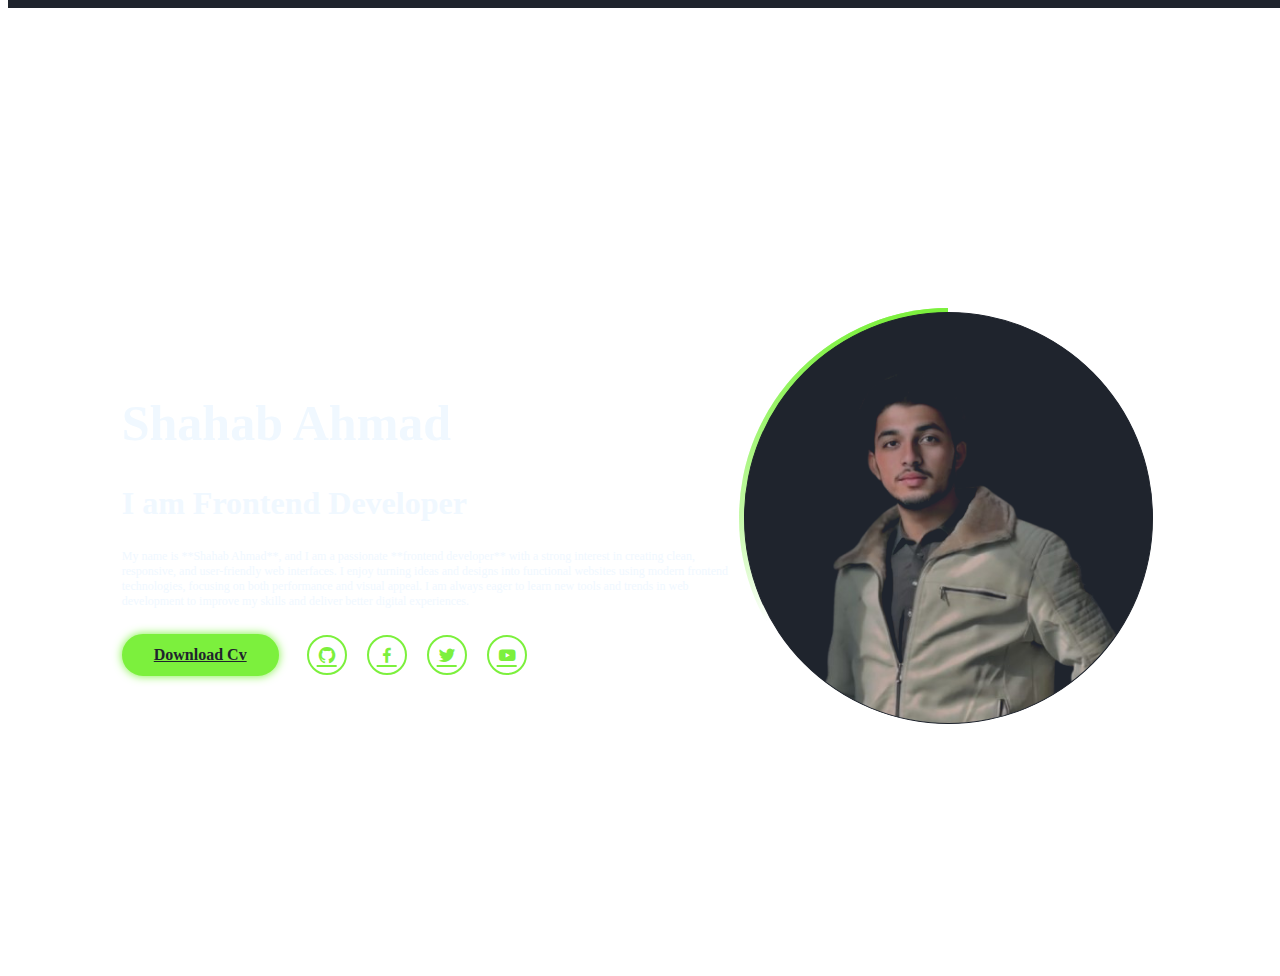
<file: index.html>
<!DOCTYPE html>
<html lang="en">
<head>
  <meta charset="UTF-8">
  <meta name="viewport" content="width=device-width, initial-scale=1.0">
  <title>PERSONAL PORTFOLIO</title>
  <link href='https://unpkg.com/boxicons@2.1.4/css/boxicons.min.css' rel='stylesheet'>
  <link rel="stylesheet" href="style.css">
</head>
<body>
  <nav class="navbaar">
    <a href="#" class="logo">PORTFOLIO</a>
    <ul>
      <li class="active"><a href="#">Home</a></li>
      <li><a href="about.html">About</a></li>
      <li><a href="portfolio.html">Portfolio</a></li>
      <li><a href="contact.html">contact</a></li>
    </ul>
 </nav>

<div class="bars-animation">
  <div class="bar" style="--i:6;"></div>
  <div class="bar" style="--i:5;"></div>
  <div class="bar" style="--i:4;"></div>
  <div class="bar" style="--i:3;"></div>
  <div class="bar" style="--i:2;"></div>
  <div class="bar" style="--i:1;"></div>
</div>

 <section class="home">
    <div class="home-info">
      <h1>Shahab Ahmad</h1>
      <h2>I am Frontend Developer</h2>
      <p>My name is **Shahab Ahmad**, and I am a passionate **frontend developer** with a strong interest in creating clean, responsive, and user-friendly web interfaces. I enjoy turning ideas and designs into functional websites using modern frontend technologies, focusing on both performance and visual appeal. I am always eager to learn new tools and trends in web development to improve my skills and deliver better digital experiences.
</p>
<div class="btn-sci">
  <a href="#" class="btn">Download Cv </a>
  <div class="sci">
    <a href="#"><i class='bx bxl-github'></i></a>
    <a href="#"><i class='bx bxl-facebook'></i></a>
    <a href="#"><i class='bx bxl-twitter' ></i></a>
    <a href="#"><i class='bx bxl-youtube' ></i></a>

  </div>
</div>
</div>
    <div class="home-img">
  <div class="img-box">
    <div class="img-item">
      <img src="home.png.png" alt="Shahab">
    </div>
  </div>
</div>

  </section>
   
</body>
</html>
</file>
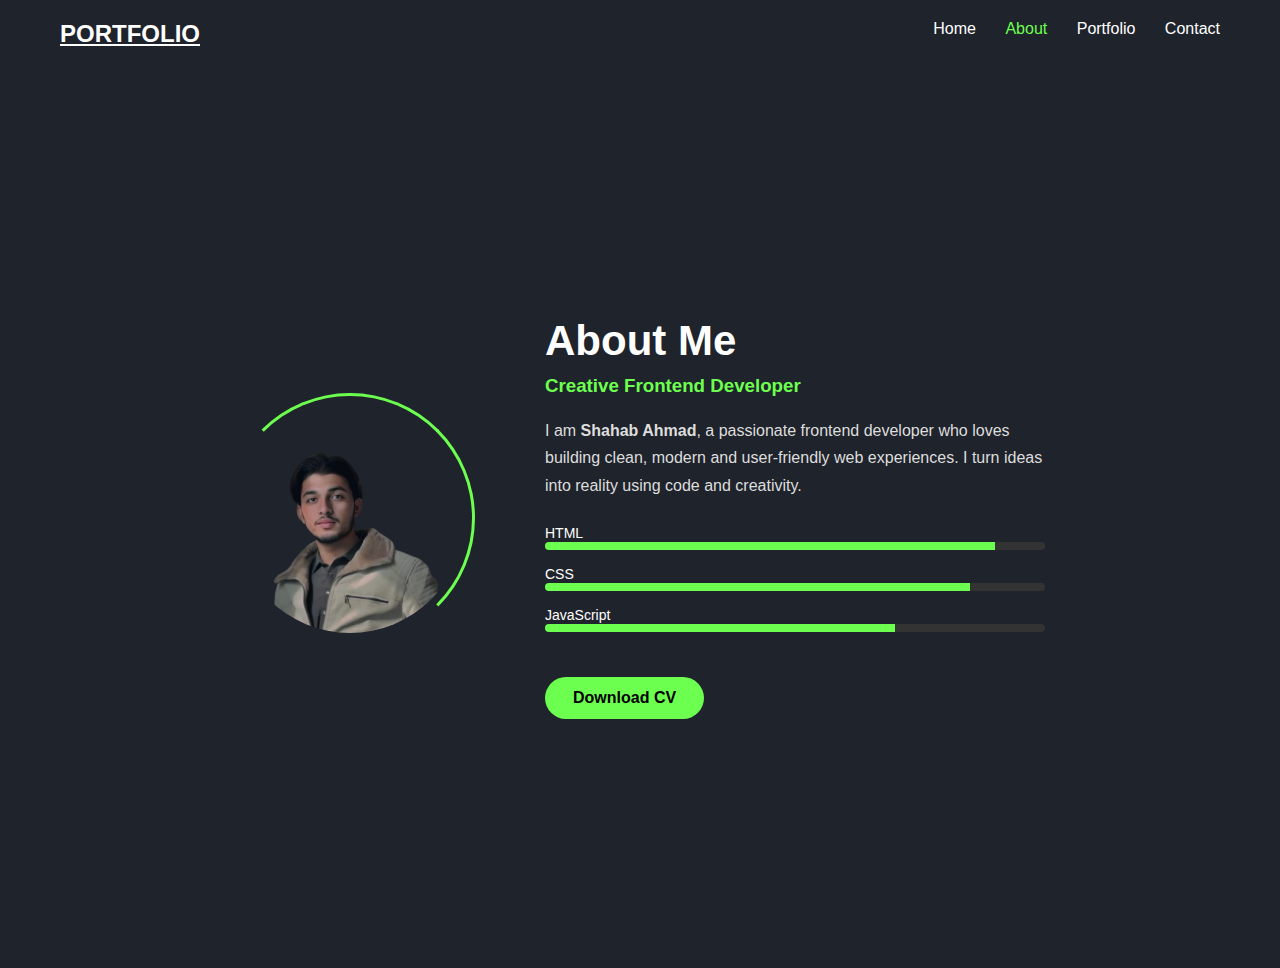
<file: about.html>
<!DOCTYPE html>
<html lang="en">
<head>
    <meta charset="UTF-8">
    <title>About | Shahab Ahmad</title>
    <link rel="stylesheet" href="about.css">
</head>
<body>

<header class="navbar">
    <h2 class="logo">PORTFOLIO</h2>
    <nav>
        <a href="index.html">Home</a>
        <a href="about.html" class="active">About</a>
        <a href="portfolio.html">Portfolio</a>
        <a href="contact.html">Contact</a>
    </nav>
</header>

<section class="about">
    <div class="about-box">

        <!-- IMAGE WITH RING -->
        <div class="img-ring">
            <img src="home.png.png" alt="Shahab Ahmad">
            <span class="ring"></span>
        </div>

        <!-- CONTENT -->
        <div class="content">
            <h1>About Me</h1>
            <h3>Creative Frontend Developer</h3>
            <p>
                I am <b>Shahab Ahmad</b>, a passionate frontend developer who loves
                building clean, modern and user-friendly web experiences.
                I turn ideas into reality using code and creativity.
            </p>

            <!-- SKILLS -->
            <div class="skills">
                <div class="skill">
                    <span>HTML</span>
                    <div class="bar"><div class="fill html"></div></div>
                </div>

                <div class="skill">
                    <span>CSS</span>
                    <div class="bar"><div class="fill css"></div></div>
                </div>

                <div class="skill">
                    <span>JavaScript</span>
                    <div class="bar"><div class="fill js"></div></div>
                </div>
            </div>

            <a href="#" class="btn">Download CV</a>
        </div>

    </div>
</section>

</body>
</html>
</file>
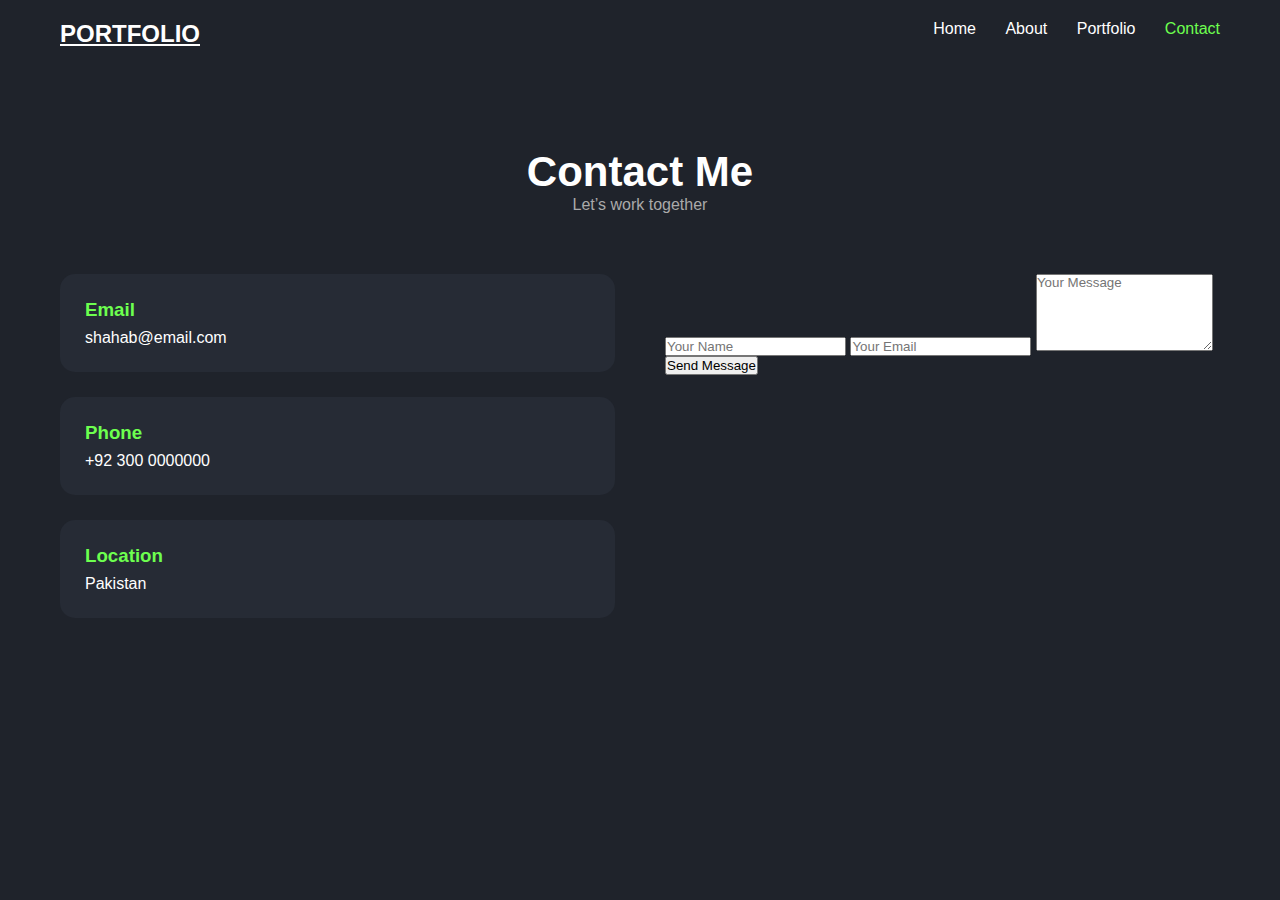
<file: contact.html>
<!DOCTYPE html>
<html lang="en">
<head>
    <meta charset="UTF-8">
    <title>Contact | Shahab Ahmad</title>
    <link rel="stylesheet" href="contact.css">
</head>
<body>

<!-- NAVBAR -->
<header class="navbar">
    <h2 class="logo">PORTFOLIO</h2>
    <nav>
        <a href="index.html">Home</a>
        <a href="about.html">About</a>
        <a href="portfolio.html">Portfolio</a>
        <a href="contact.html" class="active">Contact</a>
    </nav>
</header>

<!-- CONTACT SECTION -->
<section class="contact">
    <h1 class="title">Contact Me</h1>
    <p class="subtitle">Let’s work together</p>

    <div class="contact-box">

        <!-- INFO -->
        <div class="contact-info">
            <div class="info-card">
                <h3>Email</h3>
                <p>shahab@email.com</p>
            </div>

            <div class="info-card">
                <h3>Phone</h3>
                <p>+92 300 0000000</p>
            </div>

            <div class="info-card">
                <h3>Location</h3>
                <p>Pakistan</p>
            </div>
        </div>

        <!-- FORM -->
        <form class="contact-form">
            <input type="text" placeholder="Your Name" required>
            <input type="email" placeholder="Your Email" required>
            <textarea placeholder="Your Message" rows="5"></textarea>
            <button type="submit">Send Message</button>
        </form>

    </div>
</section>

</body>
</html>
</file>
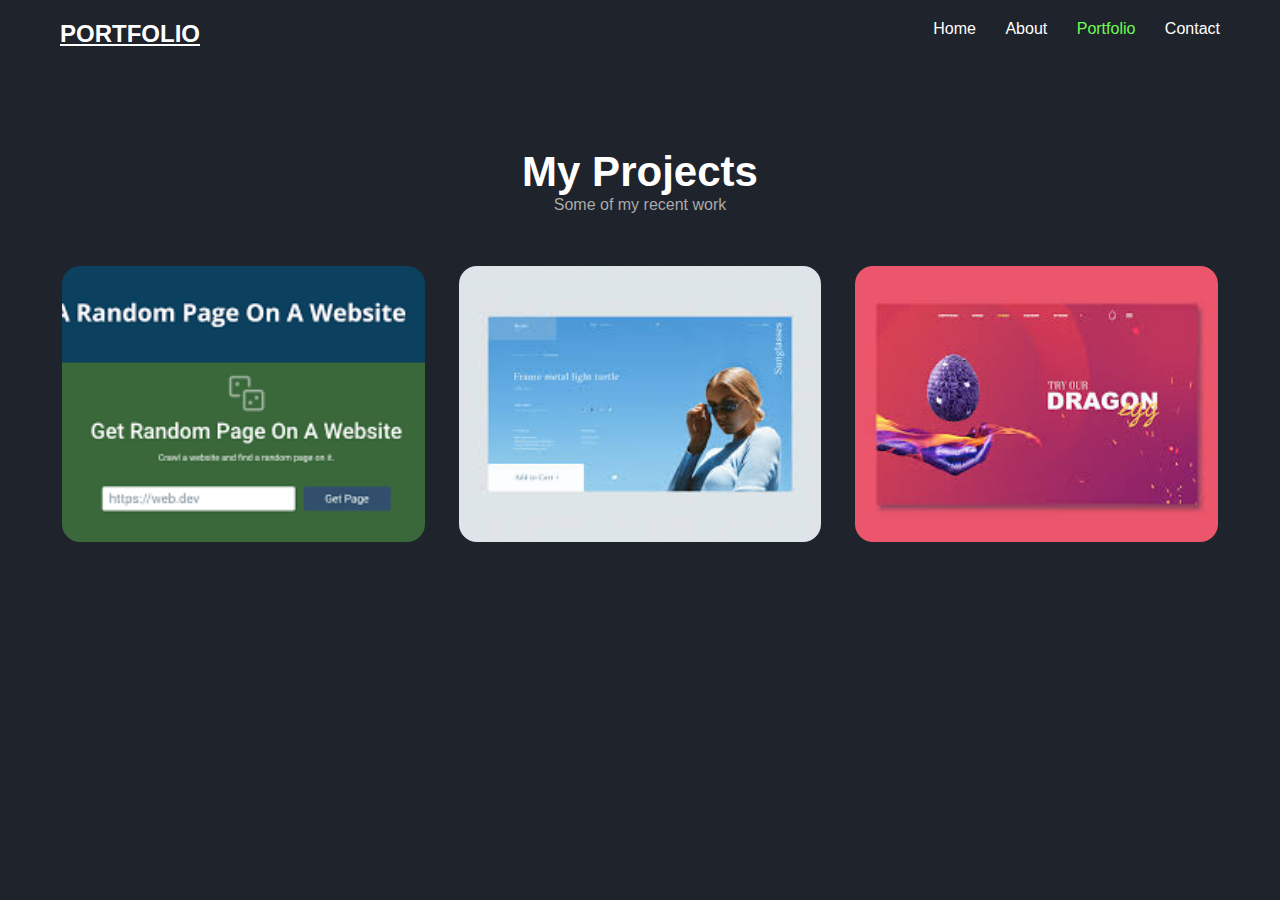
<file: portfolio.html>
<!DOCTYPE html>
<html lang="en">
<head>
    <meta charset="UTF-8">
    <title>Portfolio | Shahab Ahmad</title>
    <link rel="stylesheet" href="portfolio.css">
</head>
<body>

<!-- NAVBAR -->
<header class="navbar">
    <h2 class="logo">PORTFOLIO</h2>
    <nav>
        <a href="index.html">Home</a>
        <a href="about.html">About</a>
        <a href="portfolio.html" class="active">Portfolio</a>
        <a href="contact.html">Contact</a>
    </nav>
</header>

<!-- PORTFOLIO SECTION -->
<section class="portfolio">
    <h1 class="title">My Projects</h1>
    <p class="subtitle">Some of my recent work</p>

    <div class="projects">

        <!-- CARD 1 -->
        <div class="card">
            <img src="download.png" alt="">
            <div class="overlay">
                <h3>Personal Portfolio</h3>
                <p>HTML • CSS • Animation</p>
                <a href="#">View Project</a>
            </div>
        </div>

        <!-- CARD 2 -->
        <div class="card">
            <img src="copy.jpg" alt="">
            <div class="overlay">
                <h3>Landing Page</h3>
                <p>Responsive Design</p>
                <a href="#">View Project</a>
            </div>
        </div>

        <!-- CARD 3 -->
        <div class="card">
            <img src="download.jpg" alt="">
            <div class="overlay">
                <h3>Login Form UI</h3>
                <p>Modern UI</p>
                <a href="#">View Project</a>
            </div>
        </div>

    </div>
</section>

</body>
</html>
</file>
<file: style.css>
body{
  
}
a{
    color:white;
}
.navbaar{
    position: fixed;
    left: 0;
   top: 0;
    width: 100%;
    padding: 25px;
    display: flex;
    justify-content: space-between;
    align-items: center;
    z-index: 100;
    visibility: hidden;
    opacity: 0;
    animation: show-content 1.5s linear forwards;
    animation-delay: 1.2s;
}
@keyframes show-content {
  100% {
    visibility: visible;
    opacity: 1;
  }
}
.navbaar .logo{
    font-size: 30px;
    font-weight: 700;
}
.navbaar ul{
    display: flex;
}
.navbaar ul li{
    list-style: none;
    margin-left: 30px;
    margin-right: 35px;
    
}
.navbaar ul li a{
    font-size: 20px;
    font-weight: 200;
    transition: 2s;
}
.navbaar ul li:hover a,
.navbaar ul li.active a {
    color: green;

}
.home{
    display: flex;
     align-items:center ;
     height: 100vh;
     padding: 60px 9% 0;
     color: aliceblue;
     

}

.home-info h1{
    font-size: 50px;

}
.home-info h2{
    font-size: 32px;
    margin-top: 10px;
}
.home-info p{
    font-size: 12px;
    margin: 10px 0 25px;
}
 .home-info .btn-sci{
    display: flex;
    align-items: center;

}
.btn {
  display: inline-block;
  padding: 10px 30px;
  background: #7cf03d;
  border: 2px solid #7cf03d;
  border-radius: 40px;
  box-shadow: 0 0 10px #7cf03d;
  font-size: 16px;
  color: #1f242d;
  font-weight: 600;
  transition: .5s;
}

.btn:hover {
  background: transparent;
  color: #7cf03d;
  box-shadow: none;
}
.home-info .btn-sci .sci {
  margin-left: 20px;
}

.home-info .btn-sci .sci a {
  display: inline-flex;
  padding: 8px;
  border: 2px solid #7cf03d;
  border-radius: 50%;
  font-size: 20px;
  color: #7cf03d;
  margin: 0 8px;
  transition: .5s;
}

.home-info .btn-sci .sci a:hover {
  background: #7cf03d;
  color: #1f242d;
  box-shadow: 0 0 10px #7cf03d;
}
.home-img .img-box {
  position: relative;
  width: 32vw;
  height: 32vw;
  border-radius: 50%;
  padding: 5px;
  display: flex;
  justify-content:center ;
  align-items: center;
  overflow: hidden;

}
.home-img .img-box::before,
.home-img .img-box::after {
  content: '';
  position: absolute;
  width: 500px;
  height: 500px;
  background: conic-gradient(transparent, transparent, transparent, #7cf03d);
  transform: rotate(0deg);
  animation: rotate-border 10s linear infinite;
  
}
.home-img .img-box::after {
  animation-delay: -5s;
}
@keyframes rotate-border {
  100% {
    transform: rotate(360deg);
  }
}


  
.home-img .img-box .img-item {
  position: relative;
  width: 100%;
  height: 100%;
  background: #1f242d;
  border-radius: 50%;
  border:.1px solid #1f242d ;
  display: flex;
  justify-content: center;
  z-index: 1;
  overflow: hidden;
}
.home-img .img-box .img-item img{
    position: absolute;
    display: block;
    width: 85%;
    object-fit: cover;
    mix-blend-mode: lighten;
}
.bars-animation {
  position: absolute;
  width: 100%;
  height: 100%;
  display: flex;
  z-index: -1;
}

.bars-animation .bar {
  width: 100%;
  height: 100%;
  background: #1f242d;
  transform: translateY(-100%);
  animation: show-bars .5s ease-in-out forwards;
  animation-delay: calc(.1s*var(--i));
}

@keyframes show-bars {
  100% {
    transform: translateY(0%);
  }
}
</file>
<file: about.css>
*{
    margin:0;
    padding:0;
    box-sizing:border-box;
    font-family:Arial, Helvetica, sans-serif;
}

body{
    background:#1f232b;
    color:#fff;
    overflow-x:hidden;
}

/* NAVBAR */
.navbar{
    display:flex;
    justify-content:space-between;
    padding:20px 60px;
}

.logo{
    text-decoration:underline;
}

nav a{
    color:#fff;
    text-decoration:none;
    margin-left:25px;
}

nav a.active,
nav a:hover{
    color:#6dff4f;
}

/* ABOUT SECTION */
.about{
    min-height:100vh;
    display:flex;
    align-items:center;
    justify-content:center;
}

.about-box{
    display:flex;
    gap:80px;
    align-items:center;
    animation: pageEnter 1.2s ease;
}

/* IMAGE + RING */
.img-ring{
    position:relative;
    width:230px;
    height:230px;
    
}

.img-ring img{
    width:100%;
    height:100%;
    border-radius:50%;
    object-fit:cover;
    z-index:2;
    position:relative;
    object-position: center 10px;
}

/* rotating glow ring */
.ring{
    position:absolute;
    inset:-10px;
    border-radius:50%;
    border:3px solid transparent;
    border-top:3px solid #6dff4f;
    border-right:3px solid #6dff4f;
    animation: rotate 4s linear infinite;
}

/* CONTENT */
.content{
    max-width:500px;
    animation: textSlide 1.2s ease;
}

.content h1{
    font-size:42px;
}

.content h3{
    color:#6dff4f;
    margin:10px 0 20px;
}

.content p{
    line-height:1.7;
    color:#ddd;
}

/* SKILLS */
.skills{
    margin-top:25px;
}

.skill{
    margin-bottom:15px;
}

.skill span{
    font-size:14px;
}

.bar{
    background:#333;
    height:8px;
    border-radius:10px;
    overflow:hidden;
}

.fill{
    height:100%;
    width:0;
    background:#6dff4f;
    animation: fillBar 2s forwards;
}

.html{animation-delay:.3s;width:90%;}
.css{animation-delay:.6s;width:85%;}
.js{animation-delay:.9s;width:70%;}

/* BUTTON */
.btn{
    display:inline-block;
    margin-top:30px;
    padding:12px 28px;
    background:#6dff4f;
    color:#000;
    border-radius:30px;
    text-decoration:none;
    font-weight:bold;
    transition:.3s;
}

.btn:hover{
    box-shadow:0 0 20px #6dff4f;
    transform:translateY(-3px);
}

/* ANIMATIONS */
@keyframes rotate{
    from{transform:rotate(0deg);}
    to{transform:rotate(360deg);}
}

@keyframes textSlide{
    from{
        opacity:0;
        transform:translateX(50px);
    }
    to{
        opacity:1;
        transform:translateX(0);
    }
}

@keyframes pageEnter{
    from{
        opacity:0;
        transform:scale(.95);
    }
    to{
        opacity:1;
        transform:scale(1);
    }
}

@keyframes fillBar{
    from{width:0;}
    to{width:100%;}
}
</file>
<file: contact.css>
*{
    margin:0;
    padding:0;
    box-sizing:border-box;
    font-family:Arial, Helvetica, sans-serif;
}

body{
    background:#1f232b;
    color:#fff;
}

/* NAVBAR */
.navbar{
    display:flex;
    justify-content:space-between;
    padding:20px 60px;
}

.logo{
    text-decoration:underline;
}

nav a{
    color:#fff;
    text-decoration:none;
    margin-left:25px;
}

nav a.active,
nav a:hover{
    color:#6dff4f;
}

/* CONTACT */
.contact{
    padding:80px 60px;
    animation: fadeUp 1s ease;
}

.title{
    text-align:center;
    font-size:42px;
}

.subtitle{
    text-align:center;
    color:#aaa;
    margin-bottom:60px;
}

/* BOX */
.contact-box{
    display:grid;
    grid-template-columns:1fr 1fr;
    gap:50px;
}

/* INFO CARDS */
.contact-info{
    display:flex;
    flex-direction:column;
    gap:25px;
}

.info-card{
    padding:25px;
    border-radius:15px;
    background:#262b35;
    transition:.4s;
}

.info-card:hover{
    box-shadow:0 0 25px #6dff4f55;
    transform:translateY(-5px);
}

.info-card h3{
    color:#6dff4f;
    margin-bottom:8px;
}

/* FORM */
.contact-form
</file>
<file: portfolio.css>
*{
    margin:0;
    padding:0;
    box-sizing:border-box;
    font-family:Arial, Helvetica, sans-serif;
}

body{
    background:#1f232b;
    color:#fff;
}

/* NAVBAR */
.navbar{
    display:flex;
    justify-content:space-between;
    padding:20px 60px;
}

.logo{
    text-decoration:underline;
}

nav a{
    color:#fff;
    text-decoration:none;
    margin-left:25px;
}

nav a.active,
nav a:hover{
    color:#6dff4f;
}

/* PORTFOLIO */
.portfolio{
    padding:80px 60px;
    animation: fadeUp 1s ease;
}

.title{
    font-size:42px;
    text-align:center;
}

.subtitle{
    text-align:center;
    color:#aaa;
    margin-bottom:50px;
}

/* PROJECT GRID */
.projects{
    display:grid;
    grid-template-columns: repeat(auto-fit, minmax(280px,1fr));
    gap:30px;
}

/* CARD */
.card{
    position:relative;
    overflow:hidden;
    border-radius:20px;
    border:2px solid transparent;
    transition:.4s;
}

.card img{
    width:100%;
    height:100%;
    object-fit:cover;
    transition:.5s;
}

/* HOVER EFFECT */
.card:hover{
    border-color:#6dff4f;
    box-shadow:0 0 25px #6dff4f55;
}

.card:hover img{
    transform:scale(1.1);
}

/* OVERLAY */
.overlay{
    position:absolute;
    inset:0;
    background:rgba(0,0,0,.75);
    display:flex;
    flex-direction:column;
    justify-content:center;
    align-items:center;
    opacity:0;
    transition:.4s;
}

.card:hover .overlay{
    opacity:1;
}

.overlay h3{
    color:#6dff4f;
    margin-bottom:10px;
}

.overlay p{
    font-size:14px;
    margin-bottom:15px;
}

.overlay a{
    padding:8px 18px;
    border:1px solid #6dff4f;
    color:#6dff4f;
    text-decoration:none;
    border-radius:20px;
    transition:.3s;
}

.overlay a:hover{
    background:#6dff4f;
    color:#000;
}

/* ANIMATION */
@keyframes fadeUp{
    from{
        opacity:0;
        transform:translateY(40px);
    }
    to{
        opacity:1;
        transform:translateY(0);
    }
}
</file>
